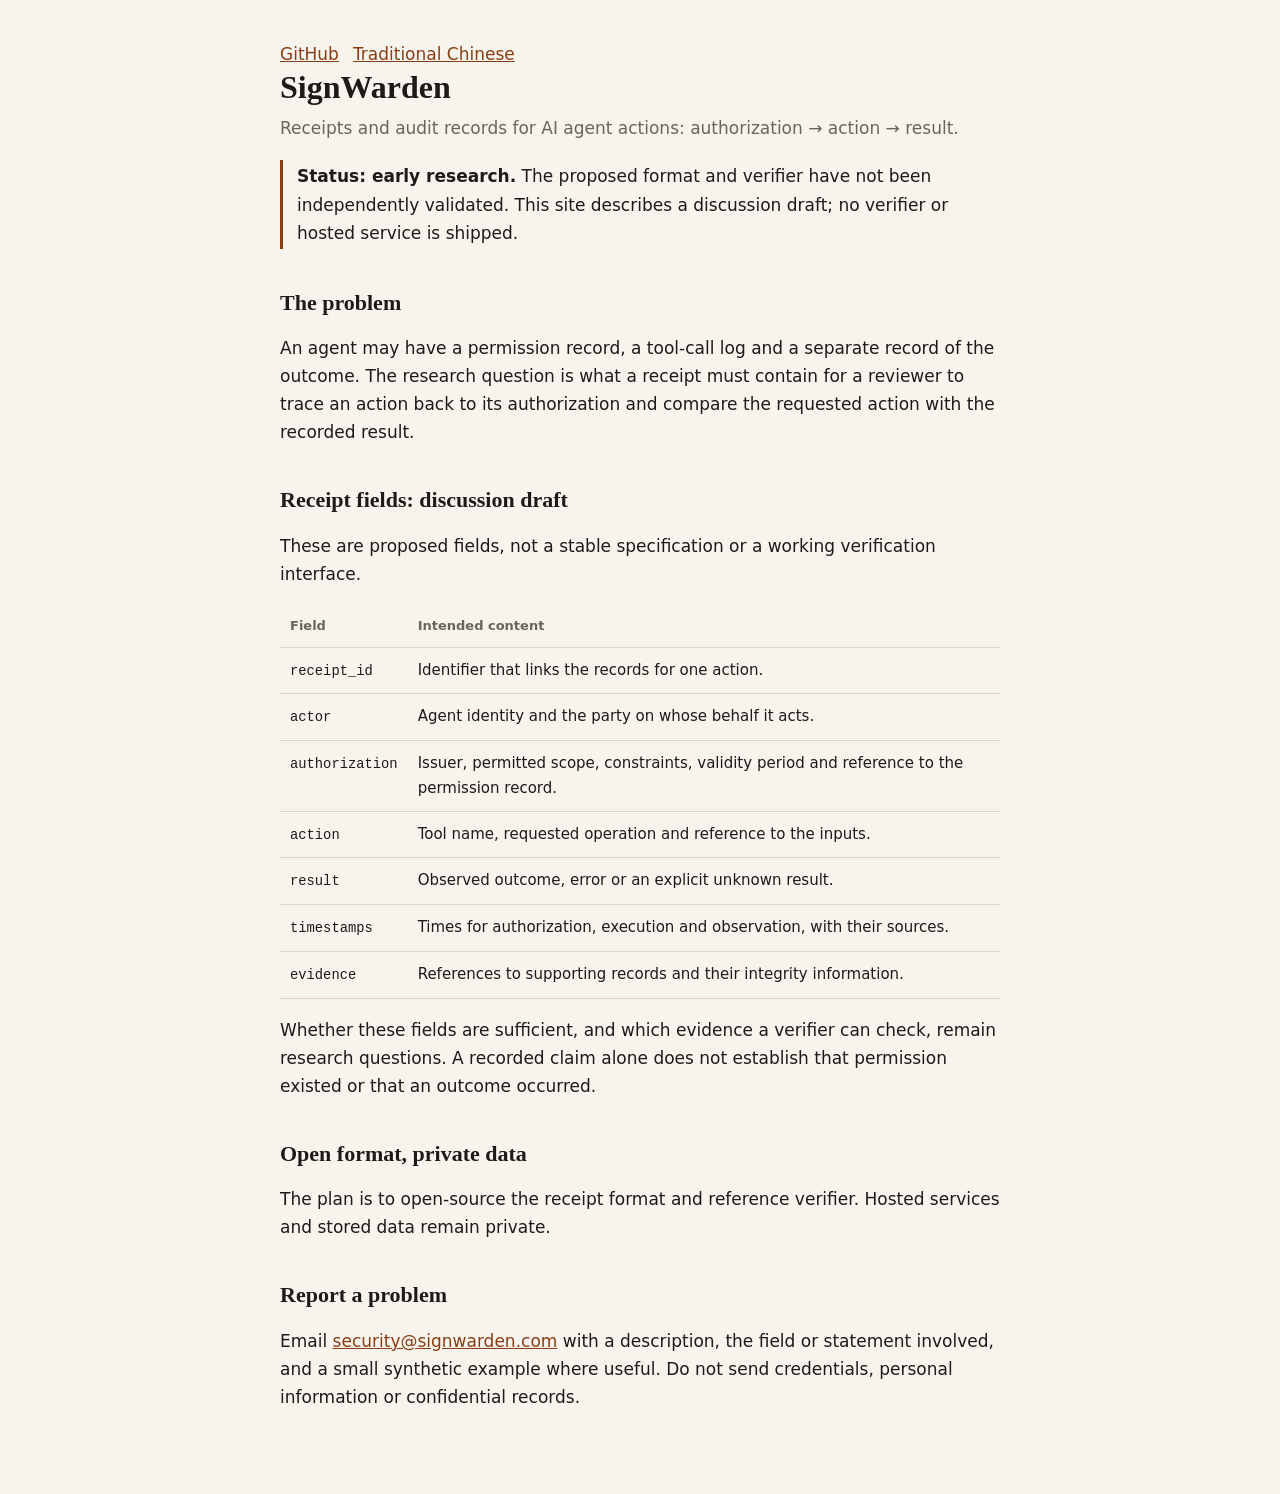
<file: docs/index.html>
<!doctype html>
<html lang="en"><head><meta charset="utf-8"><meta name="viewport" content="width=device-width,initial-scale=1">
<title>SignWarden: receipts and audit records for AI agent actions</title>
<meta name="description" content="Early research on receipts that link an AI agent's authorization, action and result. A discussion draft, not a shipped verifier.">
<style>:root{--bg:#f7f4ee;--ink:#1d1b17;--mute:#6b645a;--line:#ddd5c6;--accent:#8a3d12}*{box-sizing:border-box}body{margin:0;background:var(--bg);color:var(--ink);font:17px/1.65 -apple-system,"Segoe UI",system-ui,sans-serif}main{max-width:760px;margin:0 auto;padding:40px 20px 72px}h1{font:700 32px/1.2 Georgia,serif;margin:0 0 8px}h2{font:700 22px/1.3 Georgia,serif;margin:40px 0 10px}.lead{color:var(--mute);margin:0 0 18px}.status{border-left:3px solid var(--accent);padding:2px 0 2px 14px;margin:18px 0}table{width:100%;border-collapse:collapse;font-size:15px}th,td{text-align:left;padding:10px;border-bottom:1px solid var(--line);vertical-align:top}th{color:var(--mute);font-size:13px}code{font-family:ui-monospace,monospace;font-size:.92em}a{color:var(--accent)}nav a{margin-right:14px}@media(prefers-color-scheme:dark){:root{--bg:#17140f;--ink:#efe6d6;--mute:#a79d8c;--line:#3a342a;--accent:#e08a5a}}@media(max-width:560px){th:nth-child(2),td:nth-child(2){display:block;border:0;padding-top:0}td:first-child{padding-bottom:2px;border:0}}</style></head>
<body><main>
<nav><a href="https://github.com/cplj/signwarden-public">GitHub</a><a href="https://github.com/cplj/signwarden-public/blob/main/README.zh-Hant.md">Traditional Chinese</a></nav>
<h1>SignWarden</h1>
<p class="lead">Receipts and audit records for AI agent actions: authorization → action → result.</p>
<p class="status"><strong>Status: early research.</strong> The proposed format and verifier have not been independently validated. This site describes a discussion draft; no verifier or hosted service is shipped.</p>
<h2>The problem</h2>
<p>An agent may have a permission record, a tool-call log and a separate record of the outcome. The research question is what a receipt must contain for a reviewer to trace an action back to its authorization and compare the requested action with the recorded result.</p>
<h2>Receipt fields: discussion draft</h2>
<p>These are proposed fields, not a stable specification or a working verification interface.</p>
<table><thead><tr><th>Field</th><th>Intended content</th></tr></thead><tbody>
<tr><td><code>receipt_id</code></td><td>Identifier that links the records for one action.</td></tr>
<tr><td><code>actor</code></td><td>Agent identity and the party on whose behalf it acts.</td></tr>
<tr><td><code>authorization</code></td><td>Issuer, permitted scope, constraints, validity period and reference to the permission record.</td></tr>
<tr><td><code>action</code></td><td>Tool name, requested operation and reference to the inputs.</td></tr>
<tr><td><code>result</code></td><td>Observed outcome, error or an explicit unknown result.</td></tr>
<tr><td><code>timestamps</code></td><td>Times for authorization, execution and observation, with their sources.</td></tr>
<tr><td><code>evidence</code></td><td>References to supporting records and their integrity information.</td></tr>
</tbody></table>
<p>Whether these fields are sufficient, and which evidence a verifier can check, remain research questions. A recorded claim alone does not establish that permission existed or that an outcome occurred.</p>
<h2>Open format, private data</h2>
<p>The plan is to open-source the receipt format and reference verifier. Hosted services and stored data remain private.</p>
<h2>Report a problem</h2>
<p>Email <a href="mailto:security@signwarden.com">security@signwarden.com</a> with a description, the field or statement involved, and a small synthetic example where useful. Do not send credentials, personal information or confidential records.</p>
</main></body></html>
</file>
